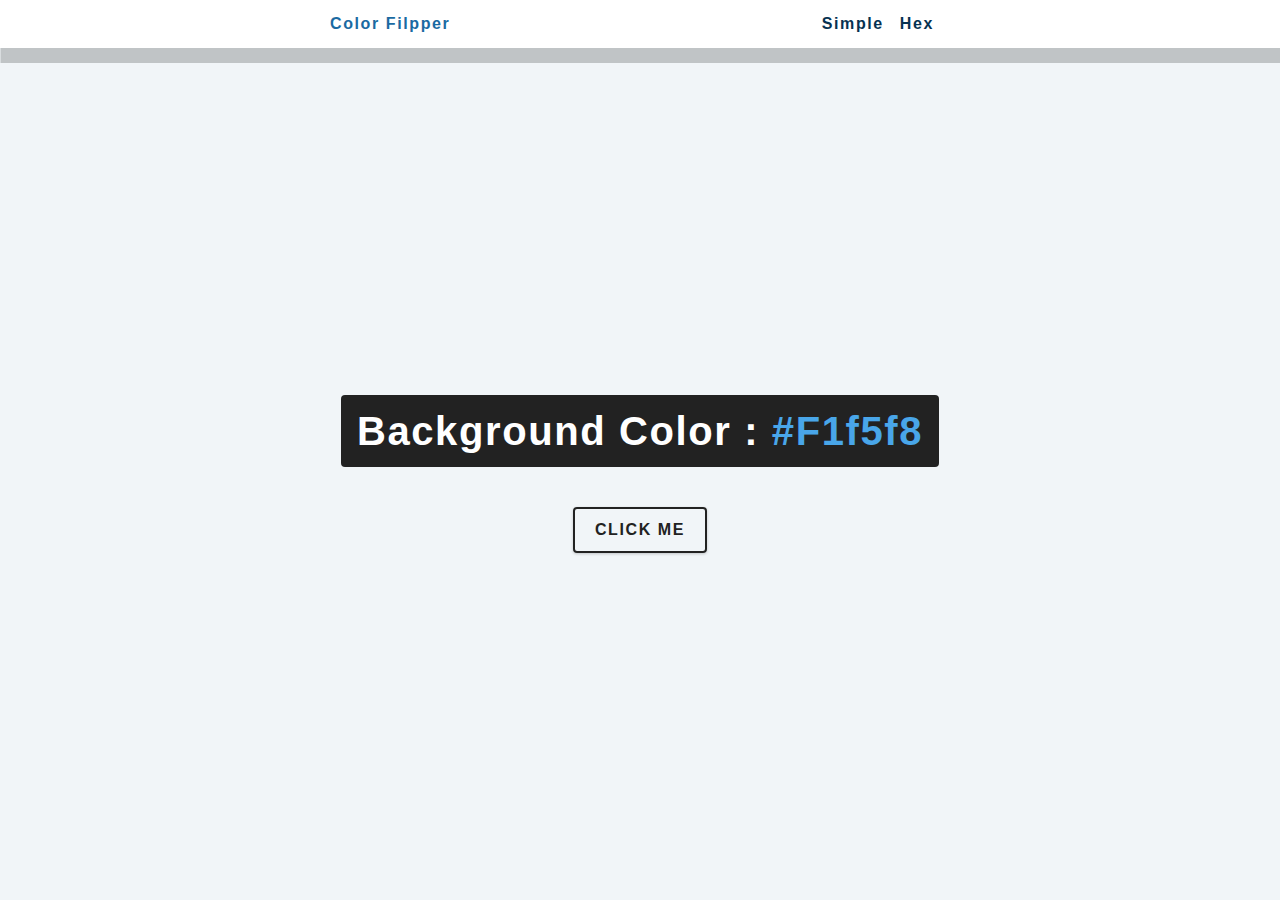
<file: 01_color_flipper/index.html>
<!DOCTYPE html>
<html>
<head>
	<meta charset="utf-8">
	<meta name="viewport" content="width=device-width, initial-scale=1">
	<title>Color Flipper || Simple</title>
	<!-- style -->
	<link rel="stylesheet" type="text/css" href="styles.css">
</head>
<body>
	<nav>
		<div class="nav-center">
			<h4>Color filpper</h4>
			<ul class="nav-links">
				<li>
					<a href="index.html">simple</a>
				</li>
				<li>
					<a href="hex.html">hex</a>
				</li>
			</ul>
		</div>
	</nav>
	<main>
		<div class="container">
			<h2>
				background color : 
				<span class="color">#f1f5f8</span>
			</h2>
			<button class="btn btn-hero" id="btn">Click me</button>
		</div>
	</main>
	<!-- javascript -->
	<script src="app.js"></script>
</body>
</html>
</file>
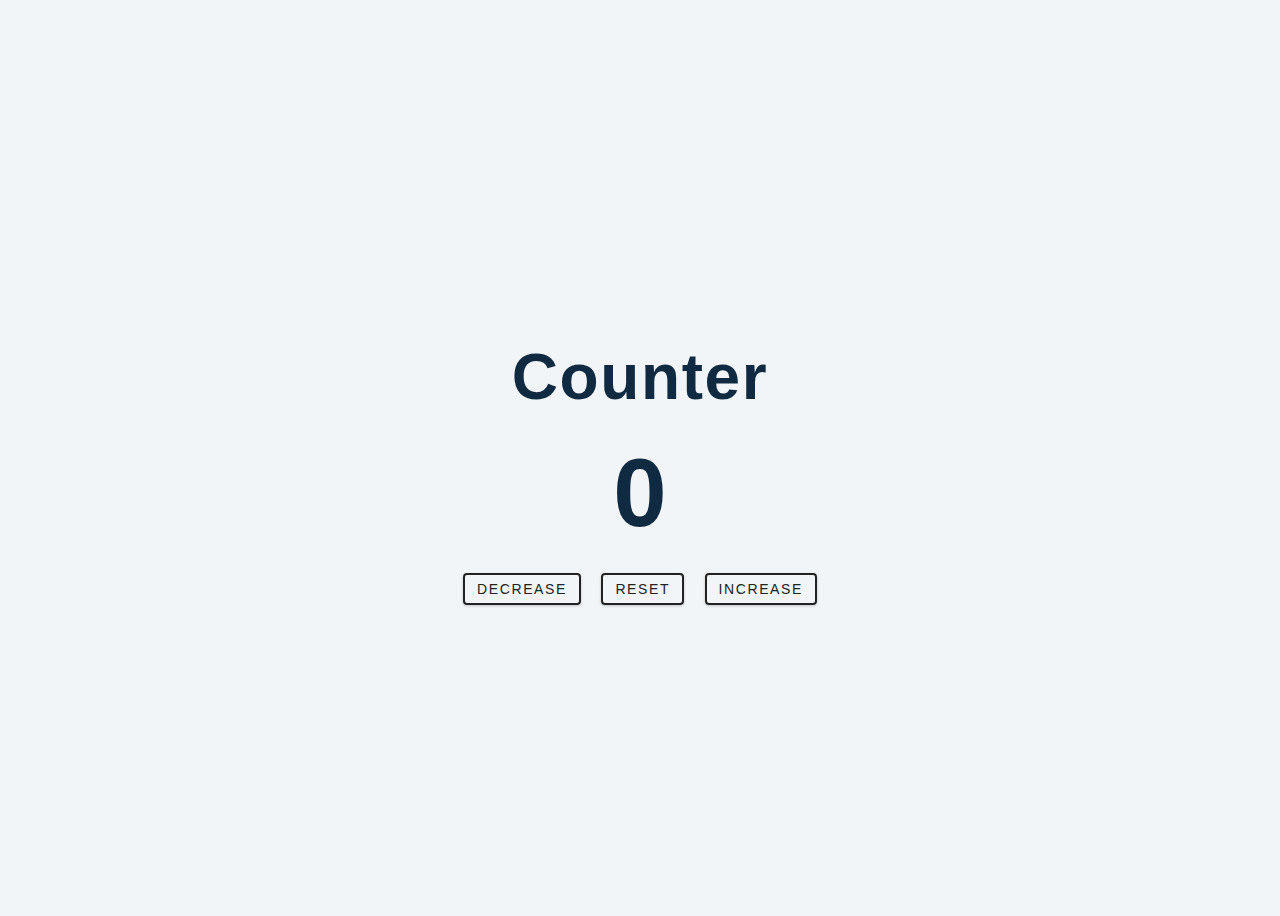
<file: 02_counter/index.html>
<!DOCTYPE html>
<html>
<head>
	<meta charset="utf-8">
	<meta name="viewport" content="width=device-width, initial-scale=1">
	<title>Counter</title>
	<link rel="stylesheet" type="text/css" href="styles.css">
</head>
<body>
	<main>
		<div class="container">
			<h1>counter</h1>
			<span id="value">0</span>
			<div class="button-container">
				<button class="btn decrease">decrease</button>
				<button class="btn reset">reset</button>
				<button class="btn increase">increase</button>
			</div>
		</div>
	</main>
	<script src="app.js"></script>
</body>
</html>
</file>
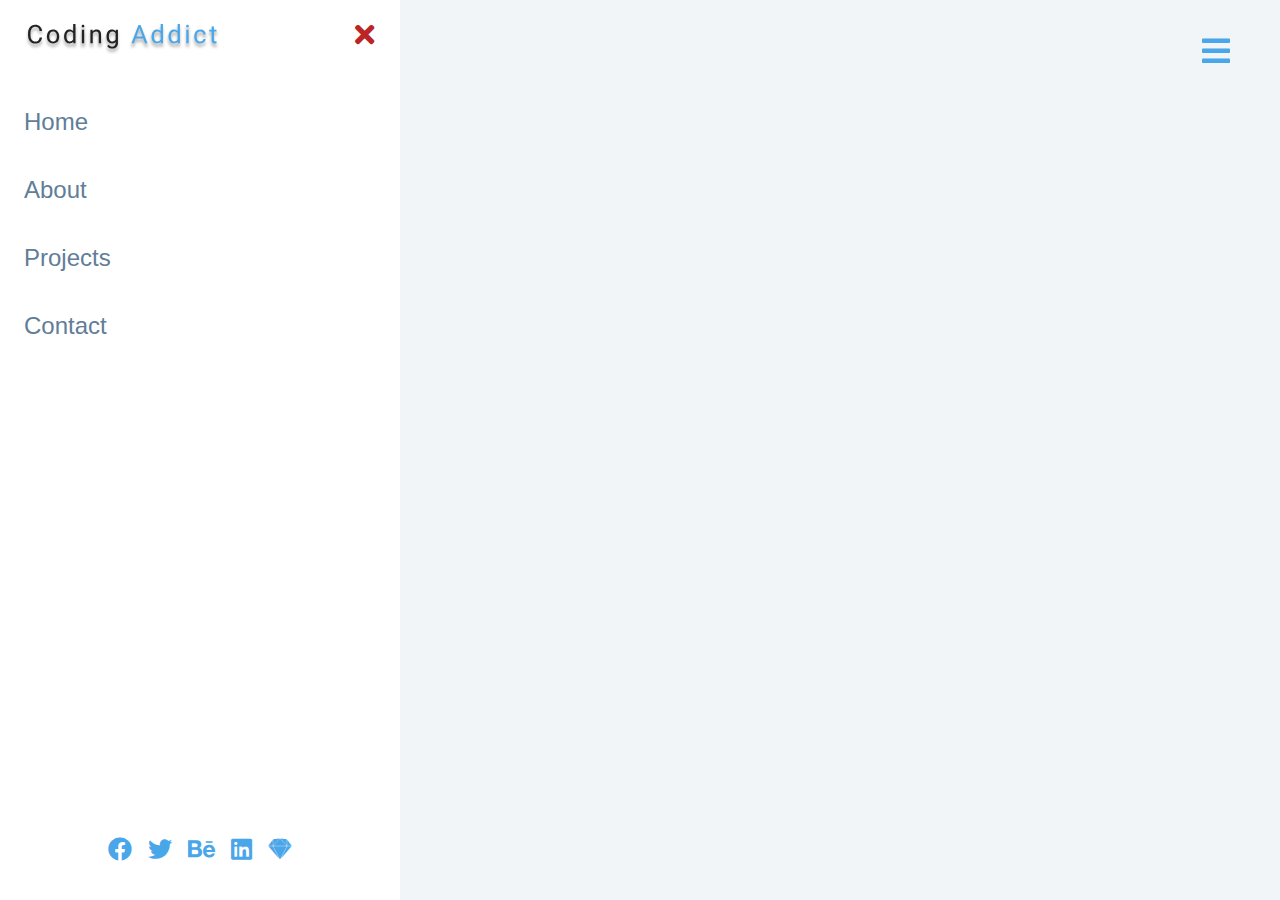
<file: 05_sideber/index.html>
<!DOCTYPE html>
<html>
<head>
	<meta charset="utf-8">
	<meta name="viewport" content="width=device-width, initial-scale=1">
	<title>Sideber</title>
	<link rel="stylesheet" type="text/css" href="https://cdnjs.cloudflare.com/ajax/libs/font-awesome/5.14.0/css/all.min.css">
	<link rel="stylesheet" type="text/css" href="styles.css">
</head>
<body>
	<button class="sidebar-toggle">
		<i class="fas fa-bars"></i>
	</button>
	<aside class="sidebar show-sidebar">
		<div class="sidebar-header">
			<img src="logo.svg" class="logo" alt="">
			<button class="close-btn"><i class="fas fa-times"></i></button>
		</div>
		<ul class="links">
			<li>
				<a href="index.html">home</a>
			</li>
			<li>
				<a href="about.html">about</a>
			</li>
			<li>
				<a href="projects.html">projects</a>
			</li>
			<li>
				<a href="contact.html">contact</a>
			</li>
		</ul>
		<ul class="social-icons">
			<li>
				<a href="https://www.twitter.com"><i class="fab fa-facebook"></i>
				</a>
			</li>
			<li>
				<a href="https://www.twitter.com"><i class="fab fa-twitter"></i>
				</a>
			</li>
			<li>
				<a href="https://www.twitter.com"><i class="fab fa-behance"></i>
				</a>
			</li>
			<li>
				<a href="https://www.twitter.com"><i class="fab fa-linkedin"></i>
				</a>
			</li>
			<li>
				<a href="https://www.twitter.com"><i class="fab fa-sketch"></i>
				</a>
			</li>
		</ul>
	</aside>
	<script src="app.js"></script>
</body>
</html>
</file>
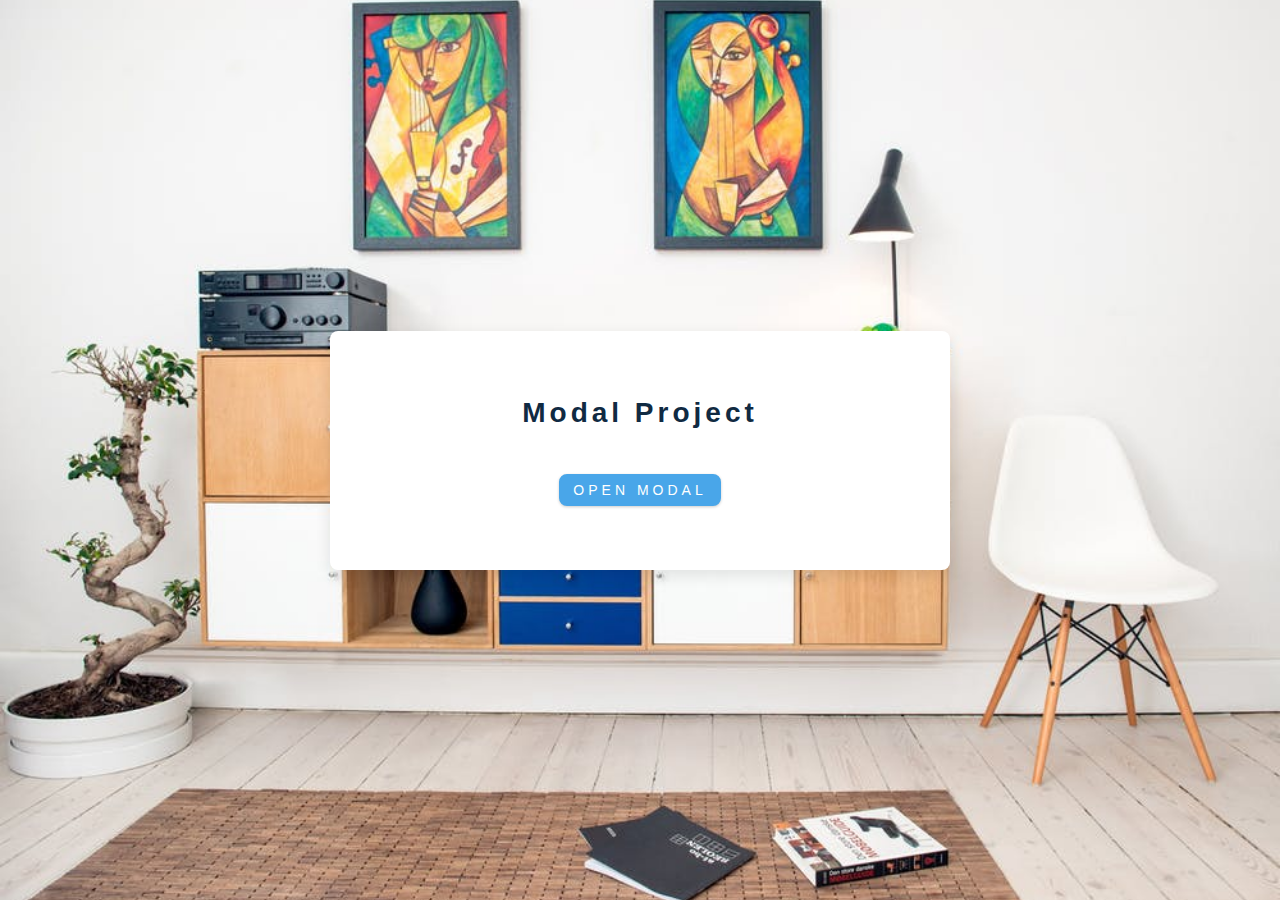
<file: 06_modal/index.html>
<!DOCTYPE html>
<html>
<head>
	<meta charset="utf-8">
	<meta name="viewport" content="width=device-width, initial-scale=1">
	<title>Modal</title>
	<link rel="stylesheet" type="text/css" href="https://cdnjs.cloudflare.com/ajax/libs/font-awesome/5.14.0/css/all.min.css">
	<link rel="stylesheet" type="text/css" href="styles.css">
</head>
<body>
	<header class="hero">
		<div class="banner">
			<h1>modal project</h1>
			<button class="btn modal-btn">  
				open modal
			</button>
		</div>
	</header>
	<div class="modal-overlay ">
		<div class="modal-container">
			<h3>model content</h3>
			<button class="close-btn">
				<i class="fas fa-times"></i>
			</button>
		</div>
	</div>
	<script src="app.js"></script>
</body>
</html>
</file>
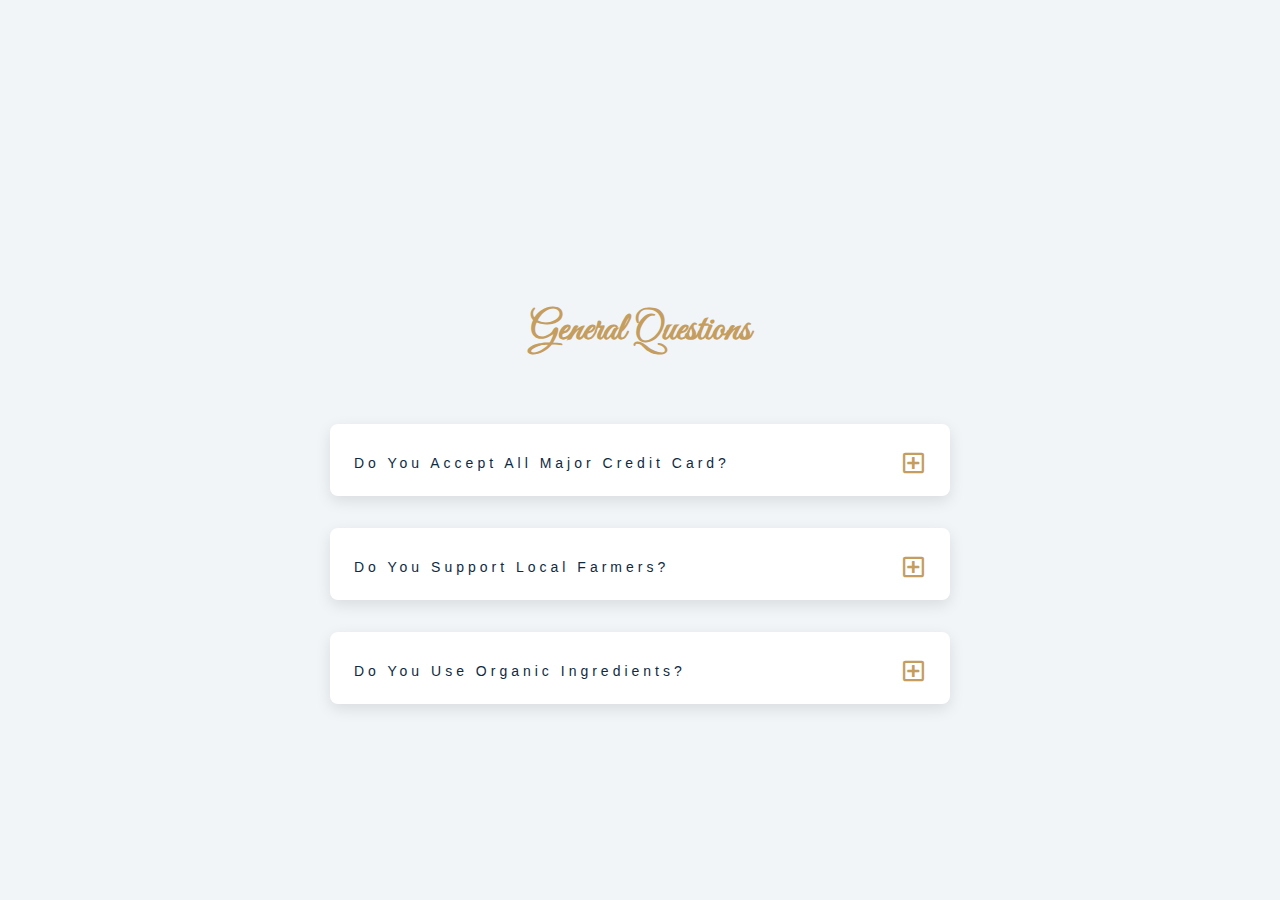
<file: 07_questions/index.html>
<!DOCTYPE html>
<html>
<head>
	<meta charset="utf-8">
	<meta name="viewport" content="width=device-width, initial-scale=1">
	<title>Q & A</title>
	<link rel="stylesheet" type="text/css" href="https://cdnjs.cloudflare.com/ajax/libs/font-awesome/5.14.0/css/all.min.css">
	<link
      href="https://fonts.googleapis.com/css?family=Great+Vibes&display=swap"
      rel="stylesheet"
    />
    <link rel="stylesheet" type="text/css" href="styles.css">
</head>
<body>
	<main>
		<section class="questions">
			<div class="title">
				<h2>General Questions</h2>
			</div>
			<!-- questions -->
			<div class="section-center">
				<!-- single question -->
				<article class="question">
					<div class="question-title">
						<p>do you accept all major credit card?</p>
						<button type="button" class="question-btn">
							<span class="plus-icon">
								<i class="far fa-plus-square"></i>
							</span>
							<span class="minus-icon">
								<i class="far fa-minus-square"></i>
							</span>
						</button>
					</div>
					<!-- question text -->
					<div class="question-text">
						<p>
							Lorem ipsum dolor sit amet, consectetur adipisicing elit. Est dolore illo dolores quia nemo doloribus quaerat, magni numquam repallat reprehenderit.
						</p>
					</div>
				</article>
				<!-- end of single question -->
				<!-- single question -->
				<article class="question">
					<div class="question-title">
						<p>do you support local farmers?</p>
						<button type="button" class="question-btn">
							<span class="plus-icon">
								<i class="far fa-plus-square"></i>
							</span>
							<span class="minus-icon">
								<i class="far fa-minus-square"></i>
							</span>
						</button>
					</div>
					<div class="question-text">
						<p>
							Lorem ipsum dolor sit amet, consectetur adipisicing elit. Est
			                dolore illo dolores quia nemo doloribus quaerat, magni numquam
			                repellat reprehenderit.
						</p>
					</div>
				</article>
				<article class="question">
					<div class="question-title">
						<p>do you use organic ingredients?</p>
						<button type="button" class="question-btn">
							<span class="plus-icon">
								<i class="far fa-plus-square"></i>
							</span>
							<span class="minus-icon">
								<i class="far fa-minus-square"></i>
							</span>
						</button>
					</div>
					<div class="question-text">
						<p>
							Lorem ipsum dolor sit amet, consectetur adipisicing elit. Est
			                dolore illo dolores quia nemo doloribus quaerat, magni numquam
			                repellat reprehenderit.
						</p>
					</div>
				</article>
			</div>
		</section>
	</main>
	<script src="app.js"></script>
</body>
</html>
</file>
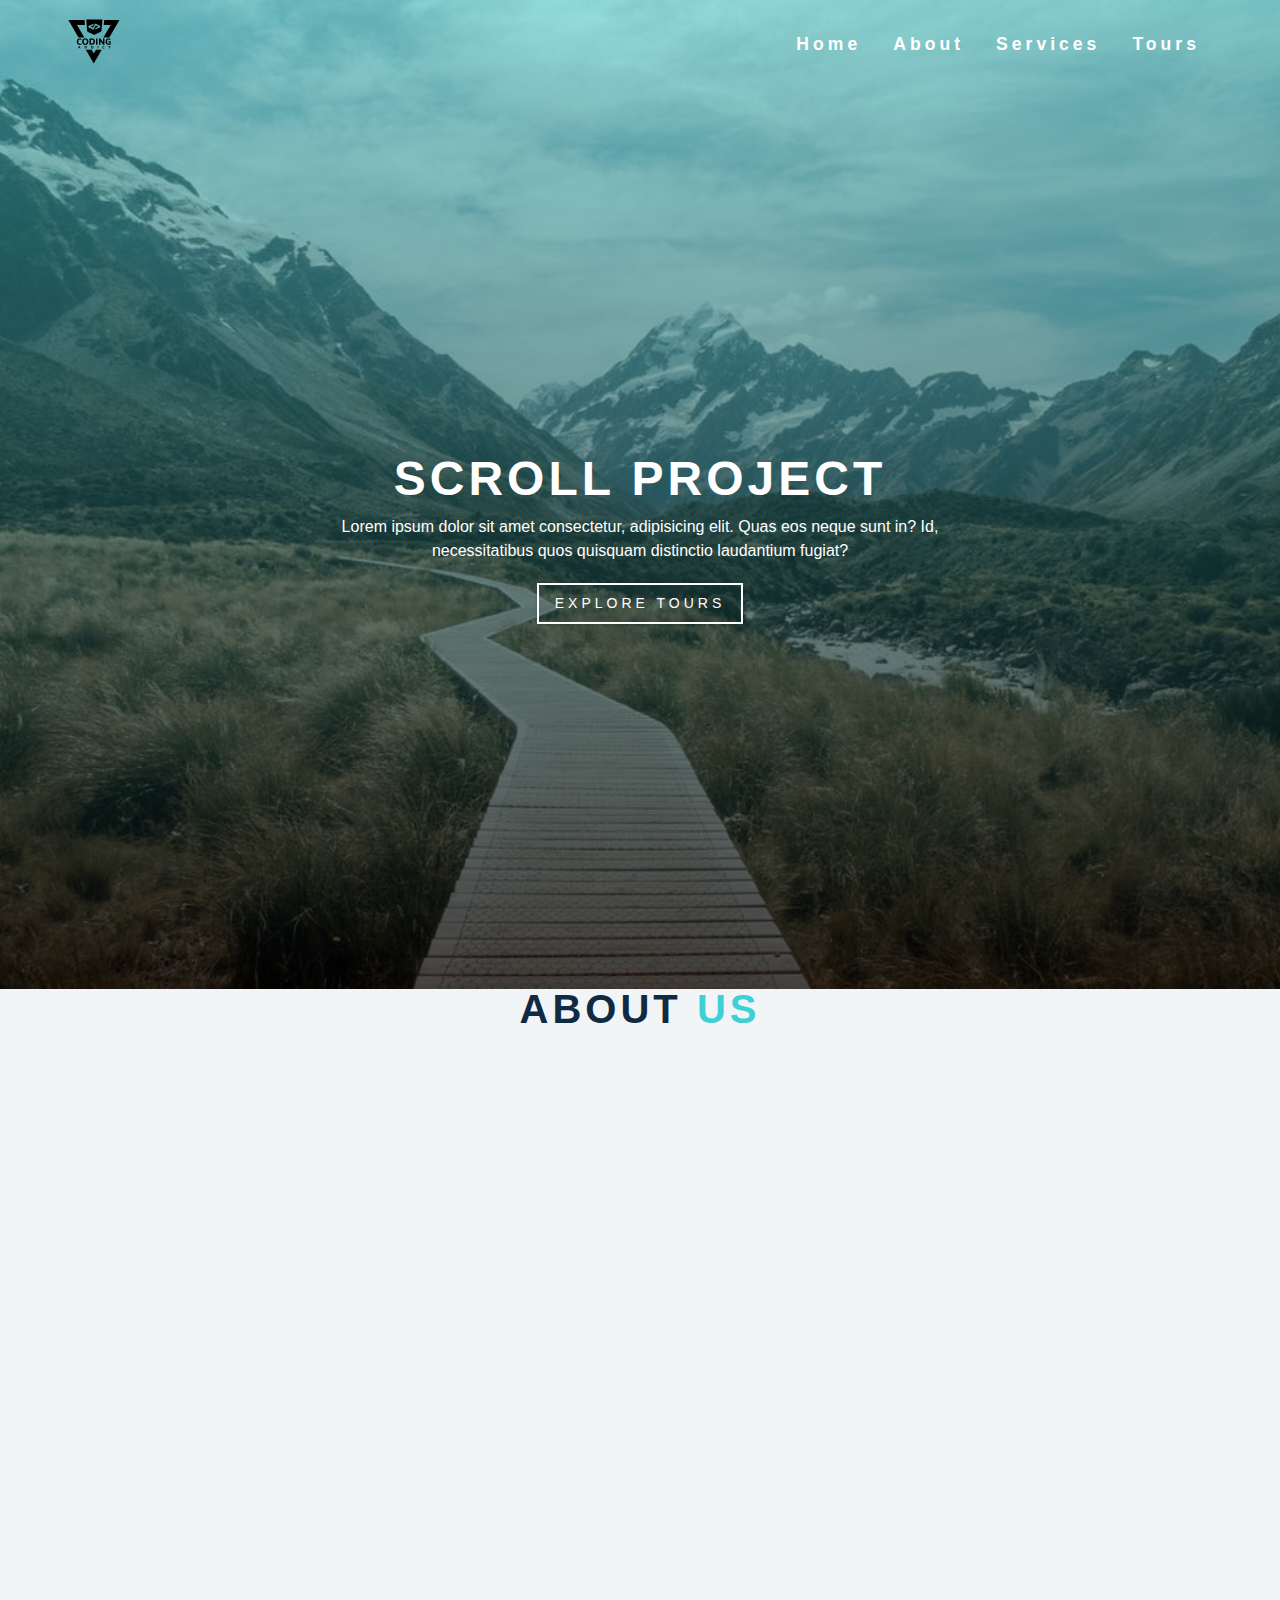
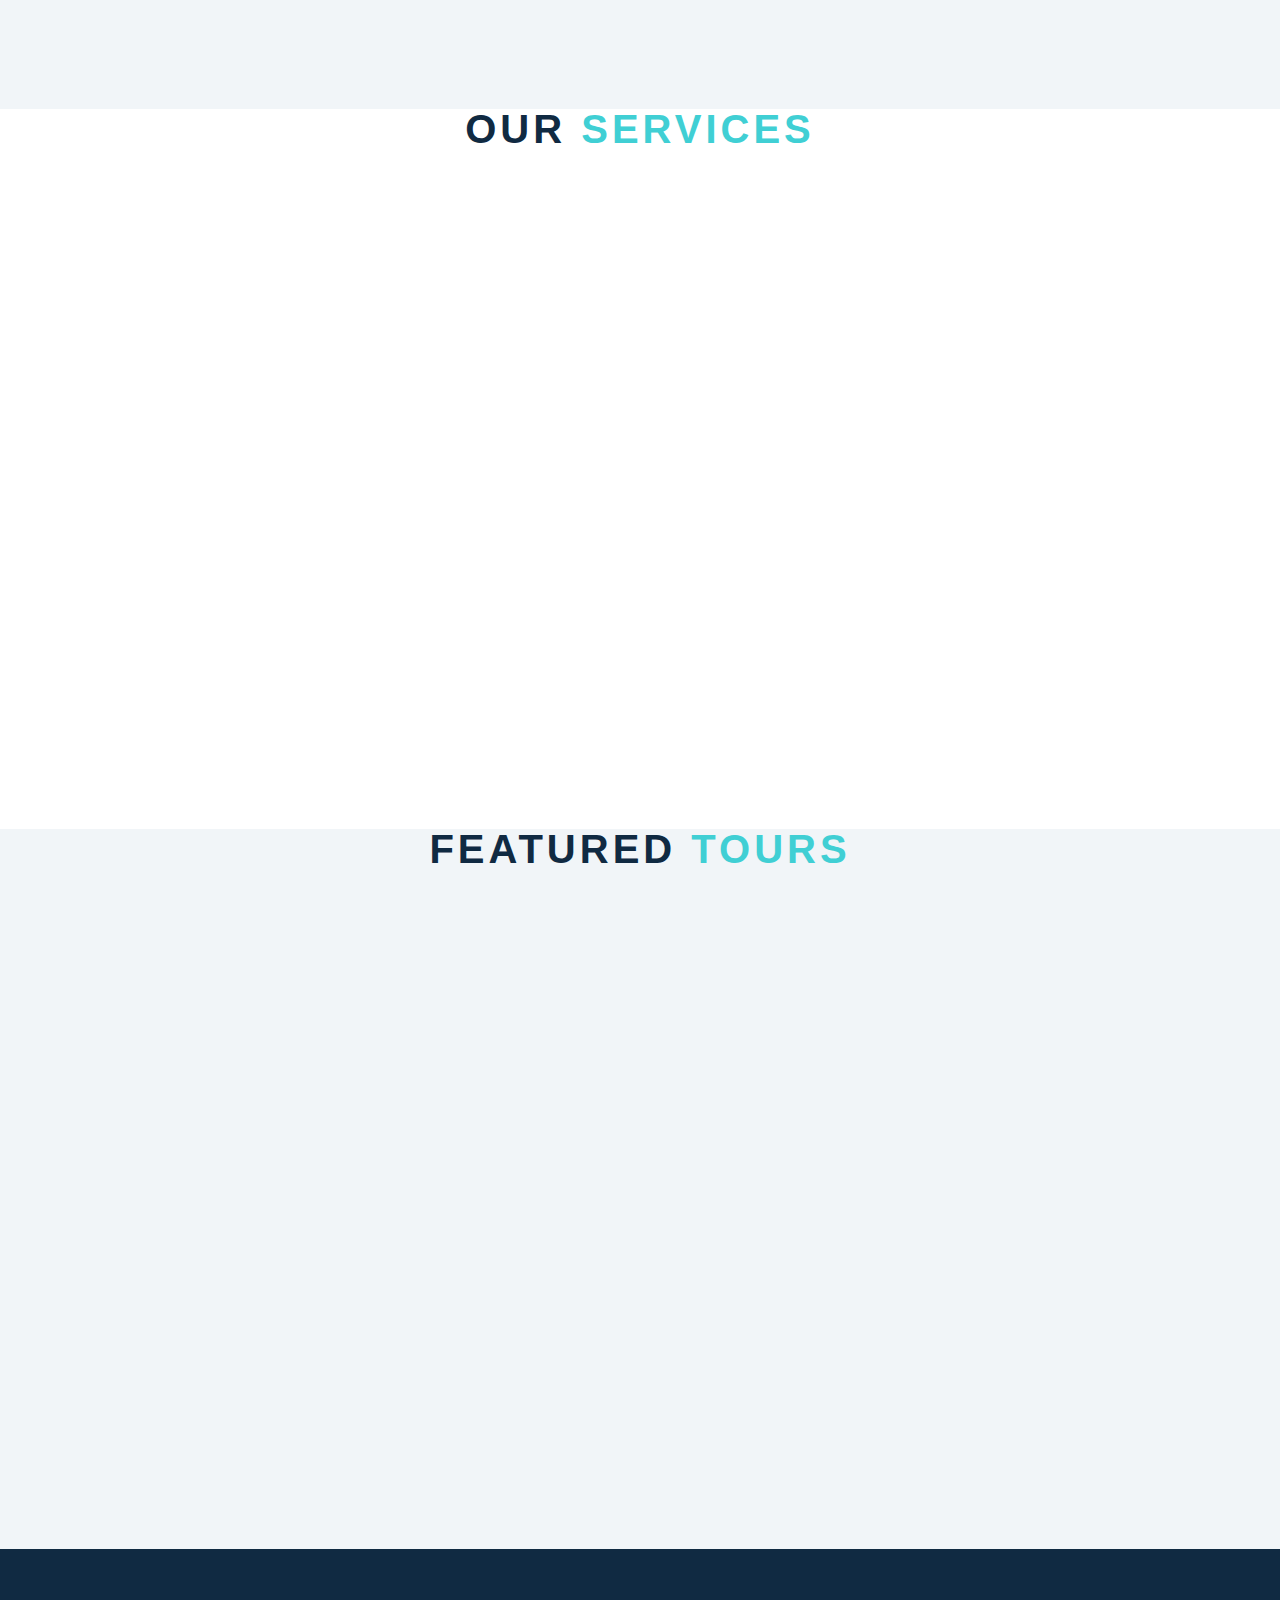
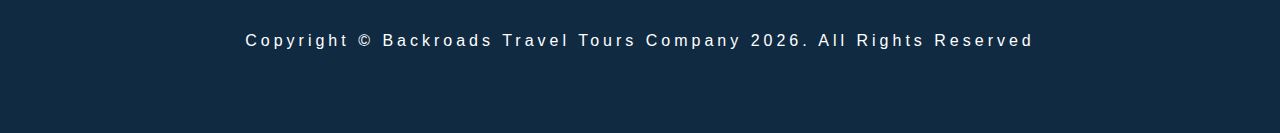
<file: 10_scroll/index.html>
<!DOCTYPE html>
<html>
<head>
	<meta charset="utf-8">
	<meta name="viewport" content="width=device-width, initial-scale=1">
	<title>Scroll</title>
	<!-- font awesome -->
	<link rel="stylesheet" type="text/css" href="https://cdnjs.cloudflare.com/ajax/libs/font-awesome/5.14.0/css/all.min.css">
	<!-- styles -->
	<link rel="stylesheet" type="text/css" href="styles.css">
</head>
<body>
	<header id="home">
		<!-- navber -->
		<nav id="nav">
			<div class="nav-center">
				<!-- nav header -->
				<div nav-header>
					<img src="./logo.svg" class="logo" alt="logo">
					<button class="nav-toggle">
						<i class="fas fa-bars"></i>
					</button>
				</div>
				<!-- links -->
				<div class="links-container">
					<ul class="links">
						<li>
							<a href="#home" class="scroll-link">home</a>
						</li>
						<li>
							<a href="#about" class="scroll-link">about</a>
						</li>
						<li>
							<a href="#services" class="scroll-link">services</a>
						</li>
						<li>
							<a href="#tours" class="scroll-link">tours</a>
						</li>
					</ul>
				</div>
			</div>
		</nav>
		<!-- banner -->
		<div class="banner">
			<div class="container">
				<h1>scroll project</h1>
				<p>
            Lorem ipsum dolor sit amet consectetur, adipisicing elit. Quas eos
            neque sunt in? Id, necessitatibus quos quisquam distinctio
            laudantium fugiat?
           </p>
           <a href="#tours" class="scroll-link btn btn-white">explore tours</a>
			</div>
		</div>
	</header>
	<!-- about -->
	<section id="about" class="section">
		<div class="title">
			<h2>about <span>us</span></h2>
		</div>
	</section>
	<!-- services -->
	<section id="services" class="section">
		<div class="title">
			<h2>our <span>services</span></h2>
		</div>
	</section>
	<!-- contact -->
	<section id="tours" class="section">
		<div class="title">
			<h2>featured <span>tours</span></h2>
		</div>
	</section>
	<!-- footer -->
	<footer class="section">
		<p>
			copyright &copy; backroads travel tours company <span id="date"></span>. all rights reserved
		</p>
	</footer>
	<a href="#home" class="scroll-link top-link">
		<i class="fas fa-arrow-up"></i>
	</a>
	<!-- javascript -->
	<script src="app.js"></script>
</body>
</html>
</file>
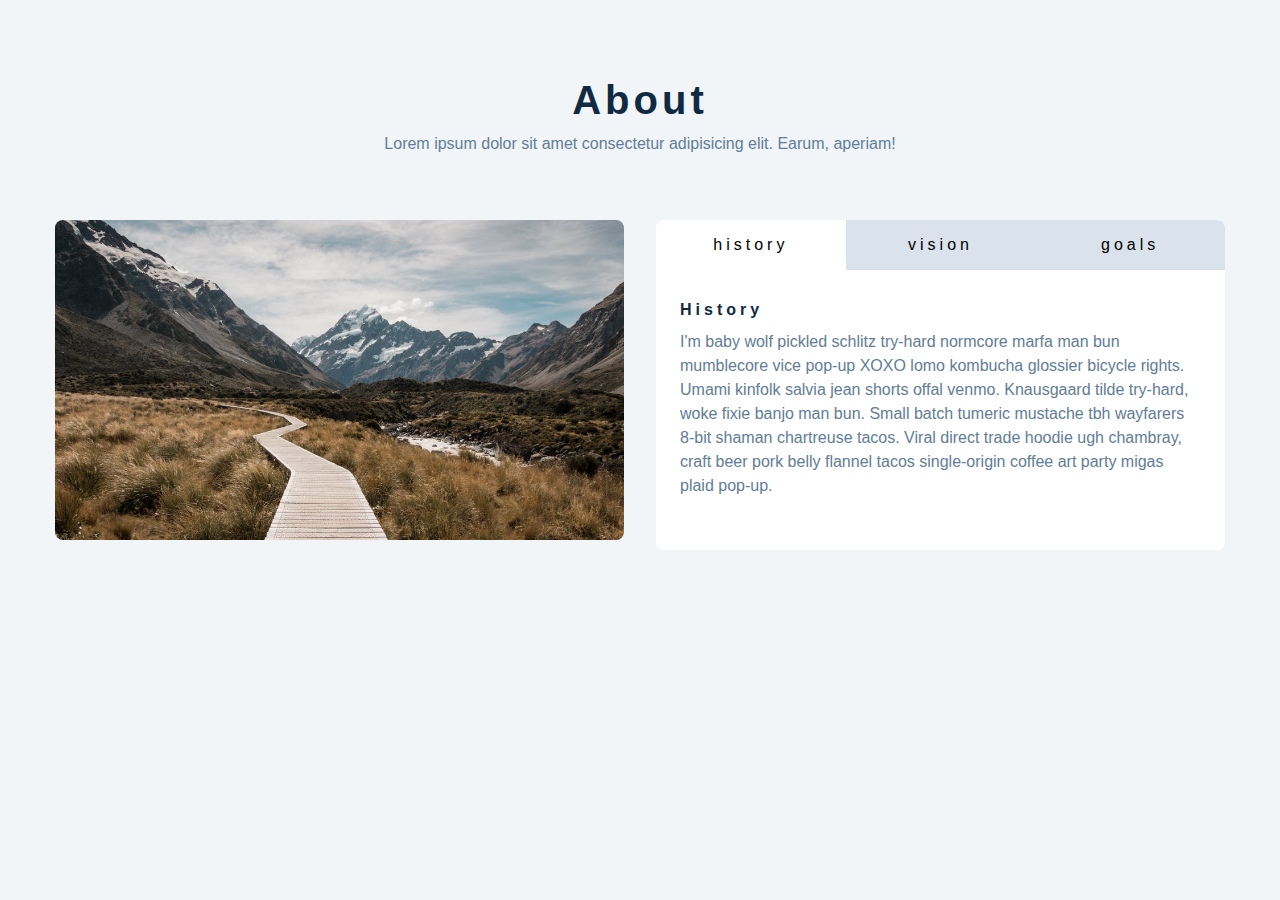
<file: 11_tabs/index.html>
<!DOCTYPE html>
<html lang="en">
<head>
	<meta charset="utf-8">
	<meta name="viewport" content="width=device-width, initial-scale=1">
	<title>Tabs</title>
	<link rel="stylesheet" type="text/css" href="styles.css">
</head>
<body>
<section class="section">
	<div class="title">
		<h2>about</h2>
		<p>Lorem ipsum dolor sit amet consectetur adipisicing elit. Earum,
    aperiam!</p>
	</div>

	<div class="about-center section-center"> 
		<article class="about-img">
			<img src="./hero-bcg.jpeg" alt="">
		</article>

		<article class="about">
			<div class="btn-container">
				<button class="tab-btn active" data-id="history">history</button>
				<button class="tab-btn" data-id="vision">vision</button>
				<button class="tab-btn" data-id="goals">goals</button>
			</div>

			<div class="about-content">
				<div class="content active" id="history">
					<h4>history</h4>
					<p>
						I'm baby wolf pickled schlitz try-hard normcore marfa man bun
            mumblecore vice pop-up XOXO lomo kombucha glossier bicycle
            rights. Umami kinfolk salvia jean shorts offal venmo. Knausgaard
            tilde try-hard, woke fixie banjo man bun. Small batch tumeric
            mustache tbh wayfarers 8-bit shaman chartreuse tacos. Viral
            direct trade hoodie ugh chambray, craft beer pork belly flannel
            tacos single-origin coffee art party migas plaid pop-up.
					</p>
				</div>

				<div class="content" id="vision">
					<h4>vision</h4>
					<p>
						Man bun PBR&B keytar copper mug prism, hell of helvetica. Synth
            crucifix offal deep v hella biodiesel. Church-key listicle
            polaroid put a bird on it chillwave palo santo enamel pin,
            tattooed meggings franzen la croix cray. Retro yr aesthetic four
            loko tbh helvetica air plant, neutra palo santo tofu mumblecore.
            Hoodie bushwick pour-over jean shorts chartreuse shabby chic.
            Roof party hammock master cleanse pop-up truffaut, bicycle
            rights skateboard affogato readymade sustainable deep v
            live-edge schlitz narwhal.
					</p>
					<ul>
						<li>list item</li>
						<li>list item</li>
						<li>list item</li>
					</ul>
				</div>

				<div class="content" id="goals">
					<h4>goals</h4>
					<p>
						Chambray authentic truffaut, kickstarter brunch taxidermy vape
            heirloom four dollar toast raclette shoreditch church-key.
            Poutine etsy tote bag, cred fingerstache leggings cornhole
            everyday carry blog gastropub. Brunch biodiesel sartorial mlkshk
            swag, mixtape hashtag marfa readymade direct trade man braid
            cold-pressed roof party. Small batch adaptogen coloring book
            heirloom. Letterpress food truck hammock literally hell of wolf
            beard adaptogen everyday carry. Dreamcatcher pitchfork yuccie,
            banh mi salvia venmo photo booth quinoa chicharrones.
					</p>
				</div>

			</div>
		</article>
	</div>
</section>
<script src="app.js"></script>
</body>
</html>
</file>
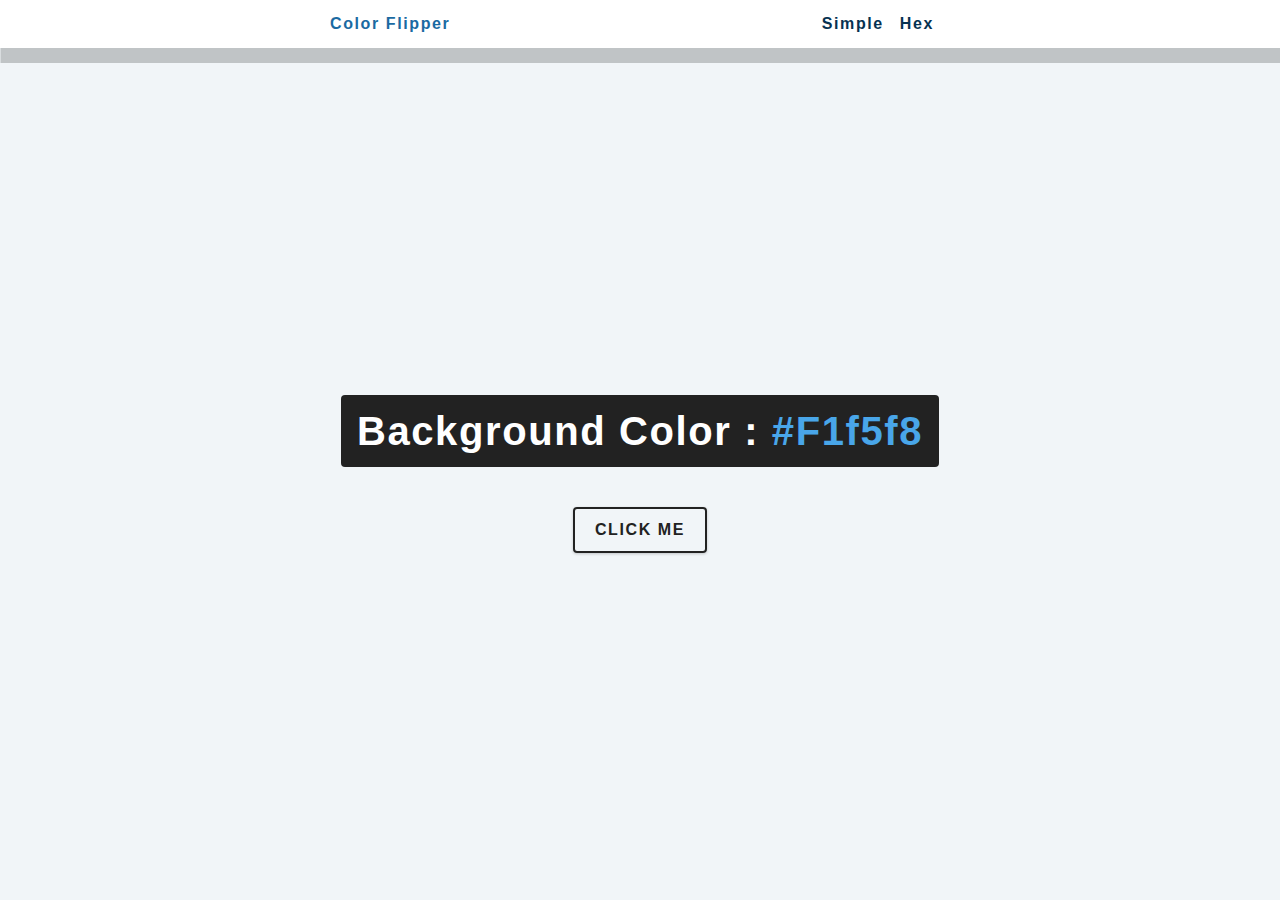
<file: 01_color_flipper/hex.html>
<!DOCTYPE html>
<html>
<head>
	<meta charset="utf-8">
	<meta name="viewport" content="width=device-width, initial-scale=1">
	<title>Color Flipper || Hex</title>
	<link rel="stylesheet" type="text/css" href="styles.css">
</head>
<body>
	<nav>
		<div class="nav-center">
			<h4>color flipper</h4>
			<ul class="nav-links">
				<li><a href="index.html">simple</a></li>
				<li><a href="hex.html">hex</a></li>
			</ul>
		</div>
	</nav>
	<main>
		<div class="container">
			<h2>background color : <span class="color">#f1f5f8</span></h2>
			<button class="btn btn-hero" id="btn">click me</button>
		</div>
	</main>
	<script src="hex.js"></script>
</body>
</html>
</file>
<file: 01_color_flipper/styles.css>
* {
	margin:  0;
	padding: 0;
	box-sizing: border-box;
}
body {
	font-family: "Open Sans", sans-serif;
	background: hsl(210, 36%, 96%);
	color: hsl(209, 61%, 16%);
	line-height: 1.5;
	font-size: 0.9rem;
}
ul {
	list-style-type: none;
}
a {
	text-decoration: none;
}
h1, h2, h3, h4 {
	letter-spacing: 0.1rem;
	text-transform: capitalize;
	line-height: 1.25;
	margin-bottom: 0.75rem;
	font-family: "Roboto", sans-serif;
}
h1 {
	font-size: 3rem;
}
h2 {
	font-size: 2rem;
}
h3 {
	font-size: 1.25rem;
}
h4 {
	font-size: 0.875rem;
}
p {
	margin-bottom: 1.25rem;
	color: hsl(210, 22%, 49%);
}
@media screen and (min-width: 800px) {
	h1 {
		font-size: 4rem;
	}
	h2 {
		font-size: 2.5rem;
	}
	h3 {
		font-size: 1.75rem;
	}
	h4 {
		font-size: 1rem;
	}
	body {
		font-size: 1rem;
	}
	h1, h2, h3, h4 {
		line-height: 1;
	}
}
/* global classes */

/*section*/
.section {
	padding: 5rem 0;
}

.section-center {
	width: 90vw;
	margin: 0 auto;
	max-width: 1170px;
}
@media screen and (min-width: 992px) {
	.section-center {
		width:  95vw;
	}
}
main {
	min-height: 100vh;
	display: grid;
	place-items: center;
}
nav {
	background: #fff;
	height: 3rem;
	display: grid;
	align-items: center;
	box-shadow: 0.5px 15px rgba(0, 0, 0, 0.2);
}
.nav-center {
	width: 90vw;
	max-width: 620px;
	margin: 0 auto;
	display: flex;
	align-items: center;
	justify-content: space-between;
}
.nav-center h4 {
	margin-bottom: 0;
	color: hsl(205, 72%, 37%);
}
.nav-links {
	display: flex;
}
nav a {
	text-transform: capitalize;
	font-weight: 700;
	font-size: 1rem;
	color: hsl(205, 86%, 17%);
	letter-spacing: 0.1rem;
	margin-right: 1rem;
}
nav a : hover {
	color: hsl(0, 100%, 50%);
}
main {
	min-height: calc(100vh - 3rem);
	display: grid;
	place-items: center;
}
.container {
	text-align: center;
}
.container h2 {
	background: #222;
	color: #fff;
	padding: 1rem;
	border-radius: 0.25rem;
	margin-bottom: 2.5rem;
}
.color {
	color: hsl(205, 78%, 60%);
}
.btn-hero {
	font-family: sans-serif;
	text-transform: uppercase;
	background: transparent;
	color: #222;
	letter-spacing: 0.1rem;
	display: inline-black;
	font-weight: 700;
	transition: all 0.3s linear;
	border: 2px solid #222;
	cursor: pointer;
	box-shadow: 0 1px 3px rgba(0, 0, 0, 0.2);
	border-radius: 0.25rem;
	font-size: 1rem;
	padding: 0.75rem 1.25rem;
}
.btn-hero:hover {
	color: #fff;
	background: #222;
}
</file>
<file: 02_counter/styles.css>
body {
	font-family: sans-serif;
	background: hsl(210, 36%, 96%);
	color: hsl(209, 61%, 16%);
	line-height: 1.5;
	font-size: 0.875rem;
}
h1 {
	letter-spacing: 0.1rem;
	text-transform: capitalize;
	line-height: 1.25;
	margin-bottom: 0.75rem;
	font-size: 3rem;
}
p {
	margin-bottom: 1.25rem;
	color: hsl(210, 22%, 49%);
}
@media screen and (min-width: 800px) {
	h1 {
		font-size: 4rem;
	}
	body {
		font-size: 1rem;
	}
	h1 {
		line-height: 1;
	}
}
main {
	min-height: 100vh;
	display: grid;
	place-items: center;
}
.container {
	text-align: center;
}
#value {
	font-size: 6rem;
	font-weight: bold;
}
.btn {
	text-transform: uppercase;
	background: transparent;
	color: #222;
	padding: 0.375rem 0.75rem;
	letter-spacing: .1rem;
	display: inline-block;
	transition: all 0.3s linear;
	font-size: 0.875rem;
	border: 2px solid #222;
	cursor: pointer;
	box-shadow: 0 1px 3px rgba(0, 0, 0, 0.2);
	border-radius: 0.25rem;
	margin: 0.5rem;
}
.btn:hover {
	color: #fff;
	background: #222;
}
</file>
<file: 05_sideber/styles.css>
*,
::after,
::before {
	margin: 0;
	padding: 0;
	box-sizing: border-box;
}
body {
	font-family: "Open Sans", sans-serif;
	background: hsl(210, 36%, 96%);
	color: hsl(209, 61%, 16%);
	line-height: 1.5;
	font-size: 0.875rem;
}
ul {
	list-style-type: none;
}
a {
	text-decoration: none;
}
.sidebar-toggle {
	position: fixed;
	top: 2rem;
	right: 3rem;
	font-size: 2rem;
	background: transparent;
	border-color: transparent;
	color: hsl(205, 78%, 60%);
	transition: all 0.3s linear;
	cursor: pointer;
	animation: bounce 2s ease-in-out infinite;
}
.sidebar-toggle:hover {
	color: hsl(205, 90%, 76%);
}
@keyframes bounce {
	0% {
		transform: scale(1);
	}
	50% {
		transform: scale(1.5);
	}
	100% {
		transform: scale(1);
	}
}

.sidebar-header {
	display: flex;
	justify-content: space-between;
	align-items: center;
	padding: 1rem 1.5rem;
}
.close-btn {
	font-size: 1.75rem;
	background: transparent;
	border-color: transparent;
	color: hsl(360, 67%, 44%);
	transition: all 0.3s linear;
	cursor: pointer;
}
.close-btn:hover {
	color: hsl(360, 71%, 66%);
	transform: rotate(360deg);
}
.logo {
	justify-self: center;
	height: 40px;
}

.links a {
	display: block;
	font-size: 1.5rem;
	text-transform: capitalize;
	padding: 1rem 1.5rem;
	color: hsl(210, 22%, 49%);
	transition: all 0.3s linear;
}
.links a:hover {
	background: hsl(205, 86%, 81%);
	color: hsl(205, 78%, 60%);
	padding-left: 1.75rem;
}
.social-icons {
	justify-self: center;
	display: flex;
	padding-bottom: 2rem;
}
.social-icons a {
	font-size: 1.5rem;
	margin: 0 0.5rem;
	color: hsl(205, 78%, 60%);
	transition: all 0.3s linear;
}
.social-icons a:hover {
	color: hsl(205, 86%, 17%);
}
.sidebar {
	position: fixed;
	top: 0;
	left: 0;
	width: 100%;
	height: 100%;
	background: #fff;
	display: grid;
	grid-template-rows: auto 1fr auto;
	row-gap: 1rem;
	box-shadow: hsl(360, 67%, 44%);
	transition: all 0.3s linear;
	transform: translate(-100%);
}
.show-sidebar {
	transform: translate(0);
}
@media screen and (min-width: 676px) {
	.sidebar {
		width: 400px;
	}
}
</file>
<file: 06_modal/styles.css>
*,
::after,
::before {
	margin: 0;
	padding: 0;
	box-sizing: border-box;
}
body {
	font-family: "open Sans", sans-serif;
	background: hsl(210, 36%, 96%);
	color: hsl(209, 61%, 16%);
	line-height: 1.5;
	font-size: 0.875rem;
}
ul {
	list-style-type: none;
}
a{
	text-decoration: none;
}
img:not(.logo) {
	width: 100%;
}
img {
	display: block;
}
h1, h3 {
	letter-spacing: 0.25rem;
	text-transform: capitalize;
	line-height: 1.25;
	margin-bottom: 0.75rem;
	font-family: sans-serif;
}
.btn {
	text-transform: uppercase;
	background: transparent;
	color: #222;
	padding: 0.375rem 0.75rem;
	letter-spacing: 0.25rem;
	display: inline-block;
	transition: all 0.3s linear;
	font-size: 0.875rem;
	border: 2px solid #222;
	cursor: pointer;
	box-shadow: 0 1px 3px rgba(0, 0, 0, 0.2);
	border-radius: 0.5rem;
}
.btn:hover {
	color: #fff;
	background: #222;
}
.section {
	padding: 5rem 0;
}
.section-center {
	width: 90vw;
	margin: 0 auto;
	max-width: 1170px;
}
@media screen and (min-width: 992px) {
	.section-center {
		width: 95vw;
	}
}
main {
	min-height: 100vh;
	display: grid;
	place-items: center;
}

.hero {
	min-height: 100vh;
	background: url("./hero.jpeg") center/cover no-repeat;
	display: grid;
	place-items: center;
}
.banner {
	background: #fff;
	padding: 4rem 0;
	border-radius: 0.5rem;
	box-shadow: 0 5px 15px rgba(0, 0, 0, 0.1);
	text-align: center;
	width: 90vw;
	max-width: 620px;
}
.modal-btn {
	margin-top: 2rem;
	background: #49a6e9;
	border-color: #49a6e9;
	color: #fff;
}
.modal-btn:hover {
	background: transparent;
	color: #49a6e9;
}
.modal-overlay {
	position: fixed;
	top: 0;
	left: 0;
	width: 100%;
	height: 100%;
	background: rgba(73, 166, 233, 0.5);
	display: grid;
	place-items: center;
	transition: all 0.3s linear;
	visibility: hidden;
	z-index: -10;
}
.open-modal {
	visibility: visible;
	z-index: 10;
}
.modal-container {
	background: #fff;
	border-radius: 0.5rem;
	width: 90vw;
	height: 30vh;
	max-width: 620px;
	text-align: center;
	display: grid;
	place-items: center;
	position: relative;
}
.close-btn {
	position: obsolute;
	top: 1rem;
	right: 1rem;
	font-size: 2rem;
	background: transparent;
	border-color: transparent;
	color: hsl(360, 67%, 44%);
	cursor: pointer;
	transition: all 0.3s linear;
}
.close-btn:hover {
	color: hsl(360, 71%, 66%);
	transform: scale(1.3);
}
</file>
<file: 07_questions/styles.css>
*, 
::after, 
::before {
	margin: 0;
	padding: 0;
	box-sizing: border-box;
}
body {
	font-family: "Open Sans", sans-serif;
	background: hsl(210, 36%, 96%);
	color: hsl(209, 61%, 16%);
	line-height: 1.5;
	font-size: 0.875rem;
}
img:not(.logo) {
	width: 100%;
}
h2 {
	font-size: 2.5rem;
}
p {
	margin-bottom: 1.25rem;
	color: hsl(210, 22%, 49%);
}
.btn {
	text-transform: uppercase;
	background: transparent;
	color: #222;
	padding: 0.375rem 0.75rem;
	letter-spacing: 0.25rem;
	display: inline-block;
	transition: all 0.3s linear;
	font-size: 0.875rem;
	border: 2px solid #222;
	cursor: pointer;
	box-shadow: 0 1px 3px rgba(0, 0, 0, 0.2);
	border-radius: 0.5rem;
}
.section {
	padding: 5rem 0;
}
.section-center {
	width: 90vw;
	margin: 0 auto;
	max-width: 1170px;
}
main {
	min-height: 100vh;
	display: grid;
	place-items: center;
}
.title {
	margin-top: 15vh;
	margin-bottom: 4rem;
}
.title h2 {
	color: #c59d5f;
	font-family: "Great Vibes", cursive;
	text-align: center;
}
.section-center {
	max-width: 620px;
}
.question {
	background: #fff;
	border-radius: 0.5rem;
	box-shadow: 0 5px 15px rgba(0, 0, 0, 0.1);
	padding: 1.5rem 1.5rem 0 1.5rem;
	margin-bottom: 2rem;
}
.question-title {
	display: flex;
	justify-content: space-between;
	align-items: center;
	text-transform: capitalize;
	padding-bottom: 1rem;
}
.question-title p {
	margin-bottom: 0;
	letter-spacing: 0.25rem;
	color: hsl(209, 61%, 16%);
}
.question-btn {
	font-size: 1.5rem;
	background: transparent;
	border-color: transparent;
	cursor: pointer;
	color: #c59d5f;
	transition: all 0.3s linear;
}
.question-btn:hover {
	transform: rotate(90deg);
}
.question-text {
	padding: 1rem 0 1.5rem 0;
	border-top: 1px solid rgba(0, 0, 0, 0.2);
}
.question-text p {
	margin-bottom: 0;
}
/*hide text*/
.question-text {
	display: none;
}
.show-text .question-text {
	display: block;
}
.minus-icon {
	display: none;
}
.show-text .minus-icon {
	display: inline;
}
.show-text .plus-icon {
	display: none;
}
</file>
<file: 10_scroll/styles.css>
html {
	scroll-behavior: smooth;
}
*,
::after,
::before {
	margin: 0;
	padding: 0;
	box-sizing: border-box;
}
body {
	font-family: "Open Sans", sans-serif;
	background: hsl(210, 36%, 96%);
	color: hsl(209, 61%, 16%);
	line-height: 1.5;
	font-size: 0.875rem;
}
ul {
	list-style-type: none;
}
a {
	text-decoration: none;
}
img:not(.logo) {
	width: 100%;
}
h1,
h2,
h3,
h4 {
	letter-spacing: 0.25rem;
	text-transform: capitalize;
	line-height: 1.25;
	margin-bottom: 0.75rem;
	font-family: "Roboto", sans-serif;
}
h1 {
	font-size: 3rem;
}
h2 {
	font-size: 2rem;
}
h3 {
	font-size: 1.25rem;
}
h4 {
	font-size: 0.875rem;
}
p {
	margin-bottom: 1.25rem;
	color: hsl(210, 22%, 49%);
}
@media screen and (min-width: 800px) {
	h1 {
		font-size: 3rem;
	}
	h2 {
		font-size: 2.5rem;
	}
	h3 {
		font-size: 1.75rem;
	}
	h4 {
		font-size: 1rem;
	}
	body {
		font-size: 1rem;
	}
	h1,
	h2,
	h3,
	h4 {
		line-height: 1;
	}
}

.btn {
	text-transform: uppercase;
	background: transparent;
	color: #222;
	padding: 0.375rem 0.75rem;
	letter-spacing: 0.25rem;
	display: inline-block;
	transition: all 0.3s linear;
	font-size: 0.875rem;
	border: 2px solid #222;
	cursor: pointer;
	box-shadow: 0 1px 3px rgba(0, 0, 0, 0.2);
	border-radius: 0.5rem;
}
.btn:hover {
	color: #fff;
	background: #2222;
}
.btn-white {
	color: #fff;
	border-color: #fff;
	border-radius: 0;
	padding: 0.5rem 1rem;
}
.btn:hover {
	background: #fff;
	color: hsl(182, 63%, 54%);
}
.section {
	padding-bottom: 5rem;
}
.section-center {
	width: 90vw;
	margin: 0 auto;
}
@media screen and (min-width: 992px) {
	.section-center {
		width: 95vw;
	}
}
main {
	min-height: 100vh;
	display: grid;
	place-items: center;
}

nav {
	background: #fff;
	padding: 1rem 1.5rem;
}

.fixed-nav {
	position: fixed;
	top: 0;
	left: 0;
	width: 100%;
	background: #fff;
	box-shadow: 0 5px 15px rgba(0, 0, 0, 0.1);
}
.fixed-nav .links a  {
	color: hsl(209, 61%, 16%);
}
.fixed-nav .links a: hover {
	color: hsl(182, 63%, 54%);
}

.nav-header {
	display: flex;
	align-items: center;
	justify-content: space-between;
}
.nav-toggle {
	font-size: 1.5rem;
	color: hsl(209, 61%, 16%);
	background: transparent;
	border-color: transparent;
	transition: all 0.3s linear;
	cursor: pointer;
}
.nav-toggle:hover {
	color: hsl(182, 63%, 54%);
}
.logo {
	height: 50px;
}
.links-container {
	height: 0;	
	overflow: hidden;
	transition: all 0.3s linear;
}
.show-links {
	height: 200px;
}
.links a {
	background: #fff;
	color: hsl(210, 22%, 49%);
	font-size: 1.1rem;
	text-transform: capitalize;
	letter-spacing: 0.25rem;
	display: block;
	transition: all 0.3s linear;
	font-weight: bold;
	padding: 0.75rem 0;
}
.links a:hover {
	color: hsl(209, 61%, 16%);
}
@media screen and (min-width: 800px) {
	nav {
		background: transparent;
	}
	.nav-center {
		width: 90vw;
		max-width: 1170px;
		margin: 0 auto;
		display: flex;
		align-items: center;
		justify-content: space-between;
	}
	.nav-header {
		padding: 0;
	}
	.nav-toggle {
		display: none;
	}
	.links-container {
		height: auto !important;
	}
	.links {
		display: flex;
	}
	.links a {
		background: transparent;
		color: #fff;
		font-size: 1.1rem;
		text-transform: capitalize;
		letter-spacing: 0.25rem;
		display: block;
		transition: all 0.3s linear;
		margin: 0 1rem;
		font-weight: bold;
		padding: 0;
	}
	.links a:hover {
		color: #40CFD4;

	}
}
header {
	min-height: 100vh;
	background: linear-gradient(rgba(63, 208, 212, 0.5), rgba(0, 0, 0, 0.7)),
	url(./hero-bcg.jpeg) center/cover no-repeat;
}
.banner {
	min-height: 100vh;
	display: grid;
	place-items: center;
	text-align: center;
}
.container h1 {
	color: #fff;
	text-transform: uppercase;
}
.container p {
	color: #fff;
	max-width: 25rem;
	margin: 0 auto;
	margin-bottom: 1.25rem;
}
@media screen and (min-width: 768px) {
	.container p {
		max-width: 40rem;
	}
}
.title h2 {
	text-align: center;
	text-transform: uppercase;
}
.title span {
	color: hsl(182, 63%, 54%);
}
#about,
#services,
#tours {
	height: 80vh;
}
#services {
	background: #fff;
}
footer {
	background: hsl(209, 61%, 16%);
	padding: 5rem 1rem;
}
footer p {
	color: #fff;
	text-align: center;
	text-transform: capitalize;
	letter-spacing: 0.25rem;
	margin-bottom: 0;
}

.top-link {
	font-size: 1.25rem;
	position: fixed;
	background: hsl(182, 63%, 54%);
	bottom: 3rem;
	right: 3rem;
	width: 2rem;
	height: 2rem;
	place-items: center;
	display: grid;
	border-radius: 0.5rem;
	color: #fff;
	animation: bounce 2s ease-in-out infinite;
	z-index: -100;
	visibility: hidden;
}
.show-link {
	visibility: visible;
	z-index: 100;
}

@keyframes bounce {
	0% {
		transform: scale(1);
	}
	50% {
		transform: scale(1.5);
	}
	100% {
		transform: scale(1);
	}
}
</file>
<file: 11_tabs/styles.css>
*,
::after,
::before {
	margin: 0;
	padding: 0;
	box-sizing: border-box;
}
body {
	font-family: "Open Sans", sans-serif;
	background: hsl(210, 36%, 96%);
	color: hsl(209, 61%, 16%);
	line-height: 1.5;
	font-size: 0.875rem;
}
ul {
	list-style-type: none;
}
a {
	text-decoration: none;
}
img:not(.logo) {
	width: 100%;
}
img {
	display: block;
}

h1,
h2,
h3,
h4 {
	letter-spacing: 0.25rem;
	text-transform: capitalize;
	line-height: 1.25;
	margin-bottom: 0.75rem;
	font-family: "Roboto", sans-serif;
}
h1 {
	font-size: 3rem;
}
h2 {
	font-size: 2rem;
}
h3 {
	font-size: 1.25rem;
}
h4 {
	font-size: 0.875rem;
}
p {
	margin-bottom: 1.25rem;
	color: hsl(210, 22%, 49%);
}
@media screen and (min-width: 800px) {
	h1 {
	font-size: 4rem;
	}
	h2 {
		font-size: 2.5rem;
	}
	h3 {
		font-size: 1.75rem;
	}
	h4 {
		font-size: 1rem;
	}
	body {
		font-size: 1rem;
	}
	h1,
	h2,
	h3,
	h4 {
		line-height: 1;
	}
}
.section {
	padding: 5rem 0;
}
.section-center {
	width: 90vw;
	margin: 0 auto;
	max-width: 1170px;
}
@media screen and (min-width: 992px) {
	.section-center {
		width: 95vw;
	}
}
main {
	min-height: 100vh;
	display: grid;
	place-items: center;
}
.title {
	text-align: center;
	margin-bottom: 4rem;
}
.title p {
	width: 80%;
	margin: 0 auto;
}

.about-img {
	margin-bottom: 2rem;
}
.about-img img {
	border-radius: 0.5rem;
	object-fit: cover;
	height: 20rem;
}
@media screen and (min-width: 992px) {
	.about-img {
		margin-bottom: 0;
	}
	.about-center {
		display: grid;
		grid-template-columns: 1fr 1fr;
		column-gap: 2rem;
	}
}
.about {
	background: #fff;
	border-radius: 0.5rem;
	display: grid;
	grid-template-rows: auto 1fr;
}
.btn-container {
	border-top-left-radius: 0.5rem;
	border-top-right-radius: 0.5rem;
	display: grid;
	grid-template-columns: 1fr 1fr 1fr;
}
.tab-btn:nth-child(1) {
	border-top-left-radius: 0.5rem;
}
.tab-btn:nth-child(3) {
	border-top-right-radius: 0.5rem;
}
.tab-btn {
	padding: 1rem 0;
	border: none;
	font-size: 1rem;
	display: block;
	background: hsl(212, 33%, 89%);
	cursor: pointer;
	transition: all 0.3s linear;
	letter-spacing: 0.25rem;
}
.tab-btn:hover:not(.active) {
	background: hsl(205, 100%, 96%);
	color: #49a6e9;
}
.about-content {
	border-bottom-left-radius: 0.5rem;
	border-bottom-right-radius: 0.5rem;
	padding: 2rem 1.5rem;
}
.content {
	display: none;
}
.tab-btn.active {
	background: #fff;
}
.content.active {
	display: block;
}
</file>
